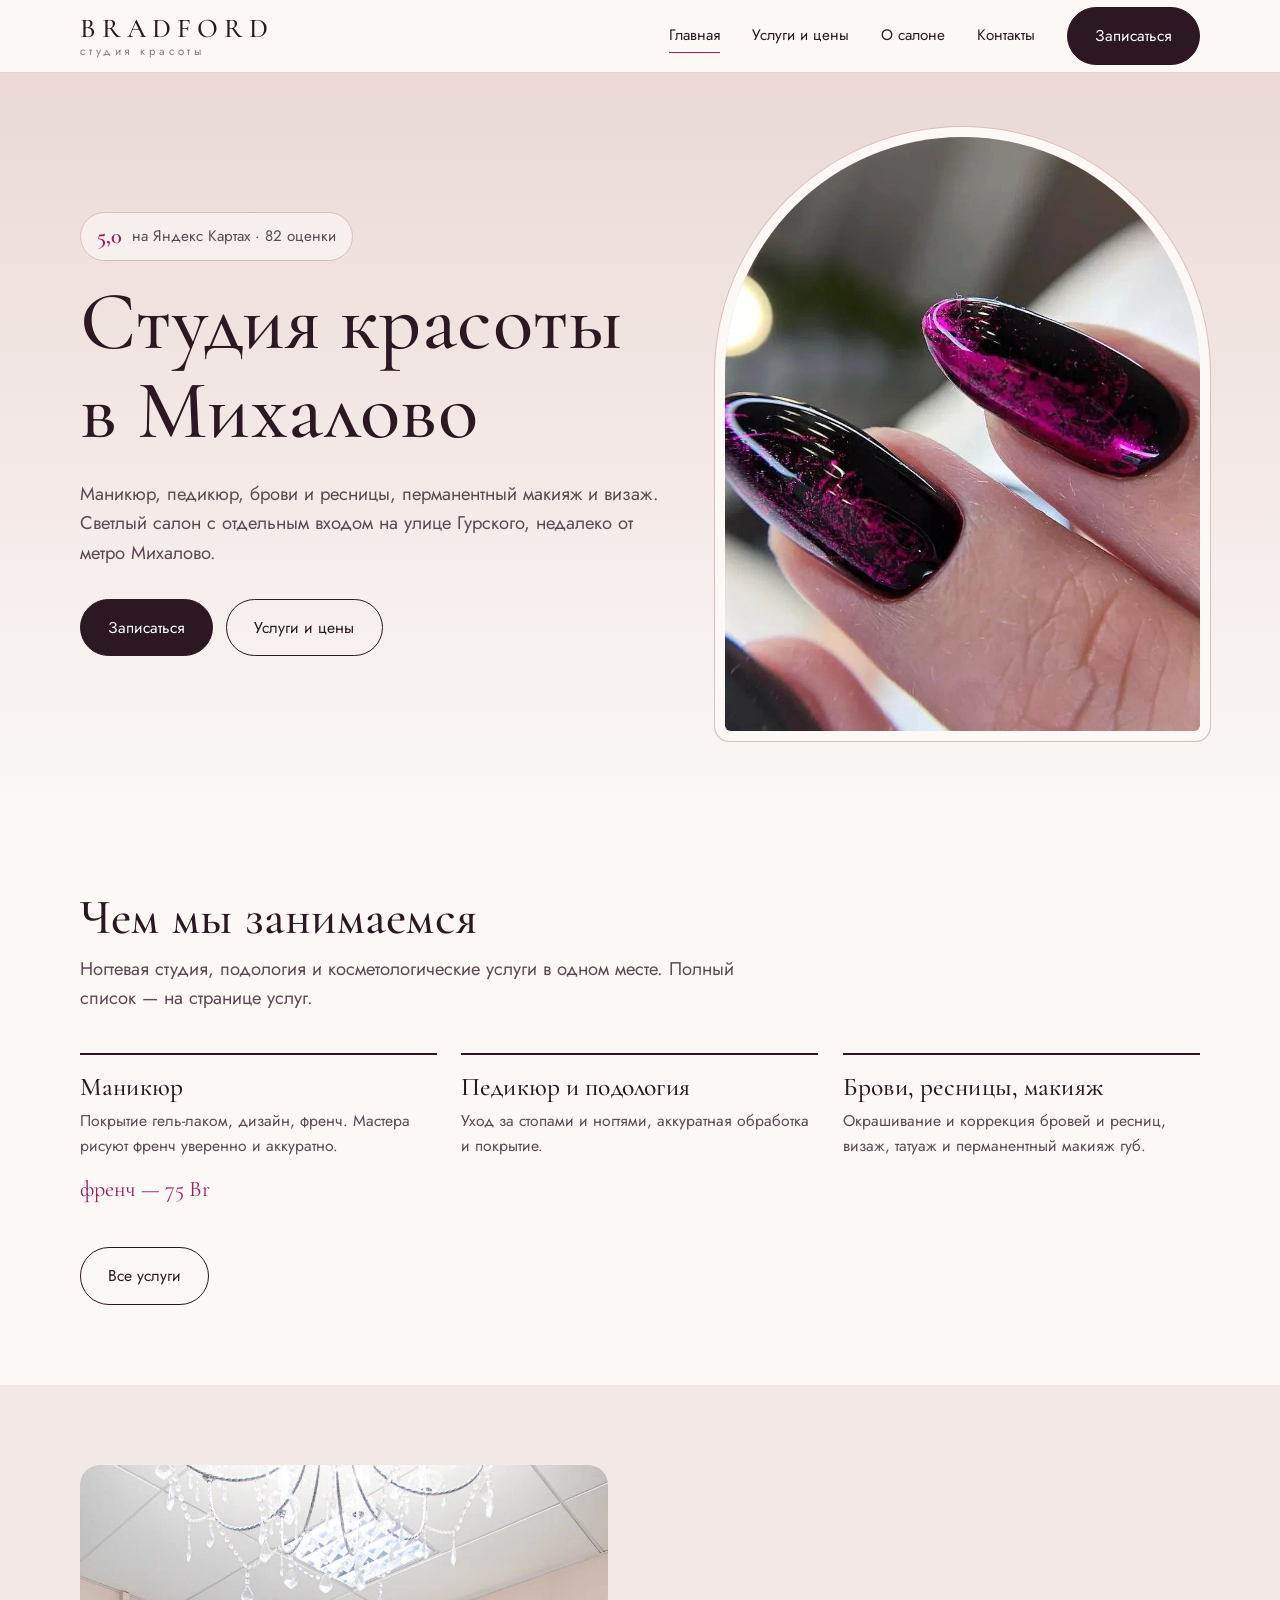
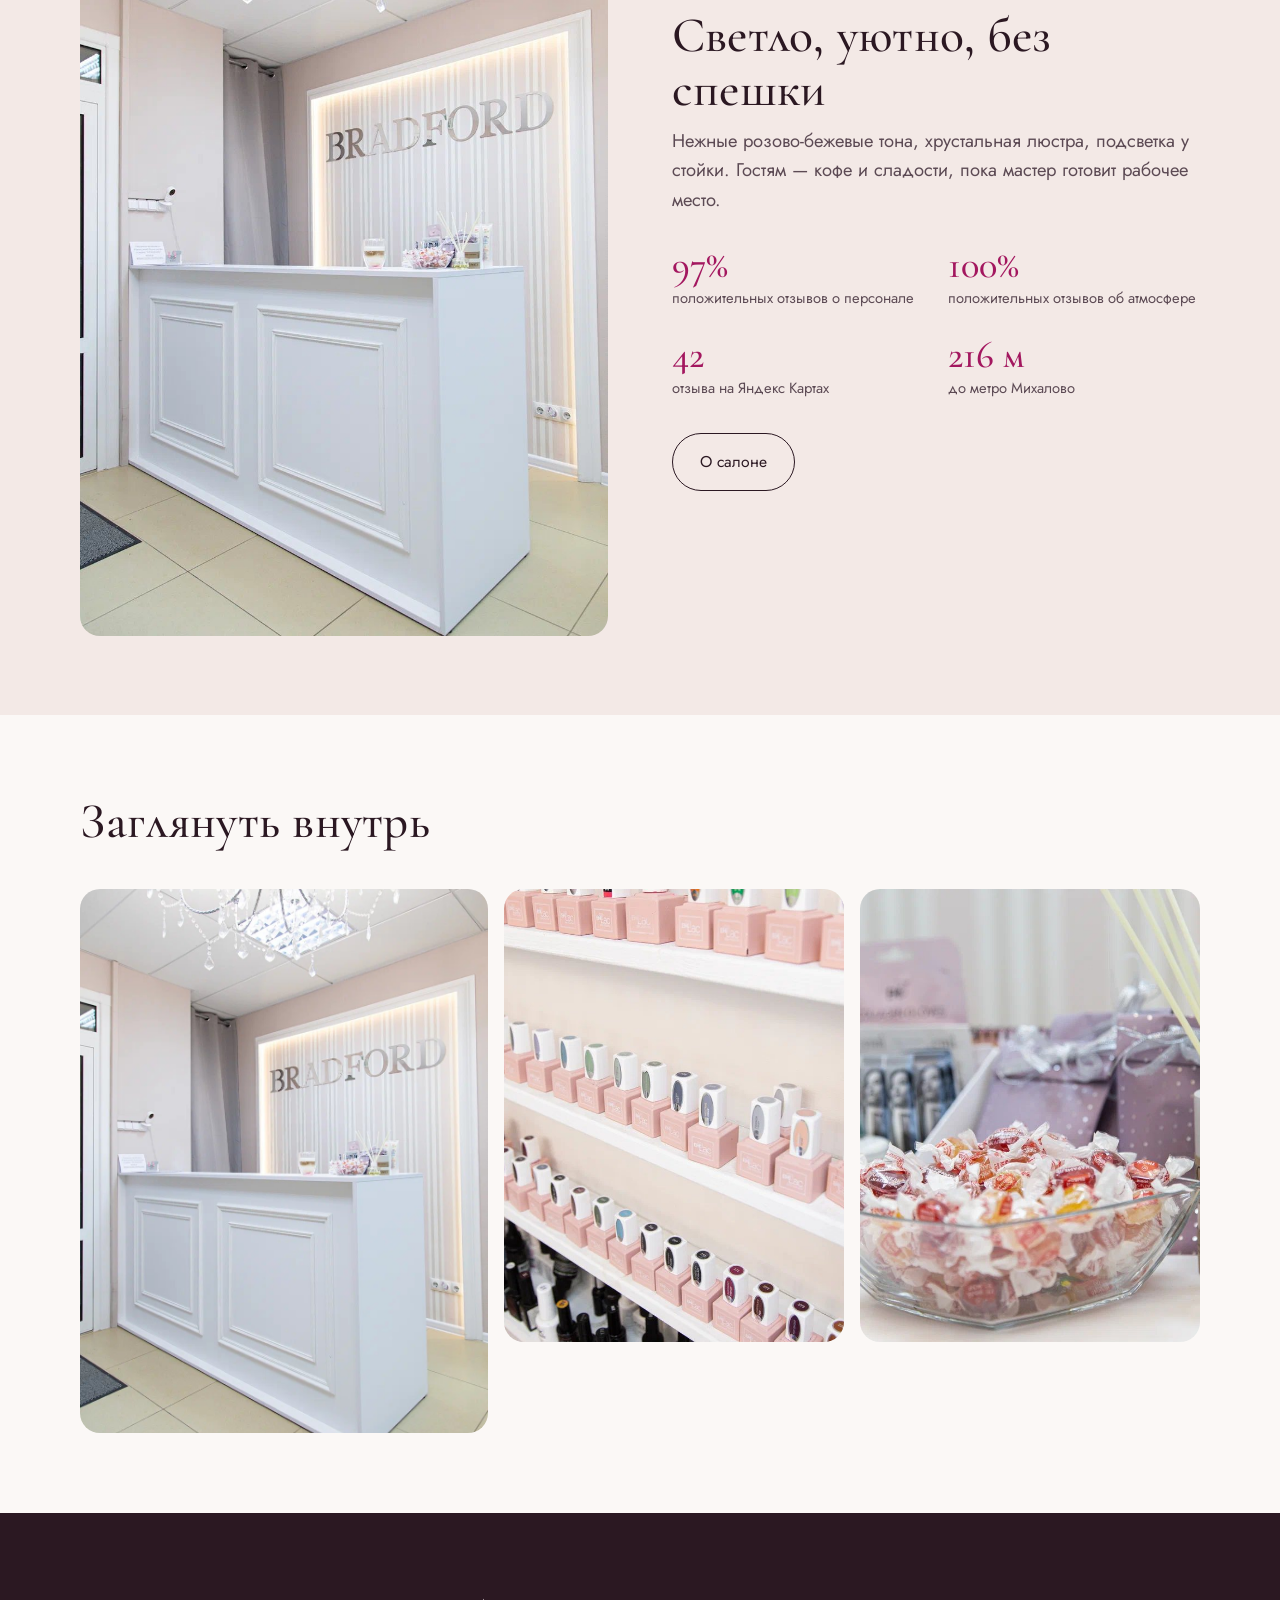
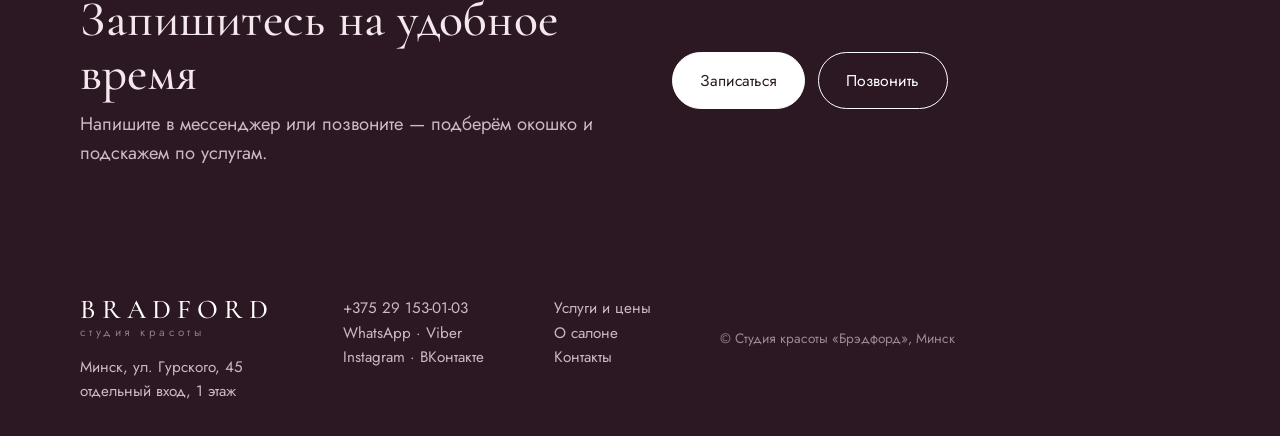
<file: index.html>
<!DOCTYPE html>
<html lang="ru"><head>
<meta charset="utf-8"><meta name="viewport" content="width=device-width,initial-scale=1">
<title>Брэдфорд — студия красоты в Минске: маникюр, педикюр, брови</title><meta name="description" content="Студия красоты Брэдфорд в Минске, ул. Гурского, 45: маникюр, педикюр, подология, брови и ресницы, татуаж, визаж. Рейтинг 5,0. Запись онлайн."><meta name="theme-color" content="#ead9d6">
<link rel="preconnect" href="https://fonts.googleapis.com"><link rel="preconnect" href="https://fonts.gstatic.com" crossorigin>
<link href="https://fonts.googleapis.com/css2?family=Cormorant+Garamond:wght@400;500;600&family=Jost:wght@300;400;500&display=swap" rel="stylesheet">
<link rel="icon" href="favicon.ico" sizes="any"><link rel="icon" type="image/png" sizes="32x32" href="favicon-32.png"><link rel="icon" type="image/png" sizes="192x192" href="favicon-192.png"><link rel="apple-touch-icon" href="apple-touch-icon.png">
<link rel="stylesheet" href="style.css">
</head><body>
<header><div class="wrap bar">
<a class="logo" href="index.html" aria-label="Брэдфорд — на главную"><b>BRADFORD</b><span>студия красоты</span></a>
<button class="burger" aria-label="Меню" aria-expanded="false">☰</button>
<nav><a href="index.html" aria-current="page">Главная</a><a href="services.html">Услуги и цены</a><a href="about.html">О салоне</a><a href="contacts.html">Контакты</a><a class="btn" href="contacts.html#book">Записаться</a></nav>
</div></header>
<main>
<div class="hero"><div class="wrap">
<div>
<span class="rating"><strong>5,0</strong> на Яндекс Картах · 82 оценки</span>
<h1>Студия красоты в&nbsp;Михалово</h1>
<p class="lead">Маникюр, педикюр, брови и ресницы, перманентный макияж и визаж. Светлый салон с отдельным входом на улице Гурского, недалеко от метро Михалово.</p>
<div class="row"><a class="btn" href="contacts.html#book">Записаться</a><a class="btn ghost" href="services.html">Услуги и цены</a></div>
</div>
<div class="arch"><img src="images/nails.jpg" alt="Маникюр: чёрный глянец с розовой фольгой" fetchpriority="high"></div>
</div></div>

<section><div class="wrap">
<h2>Чем мы занимаемся</h2>
<p class="lead">Ногтевая студия, подология и косметологические услуги в одном месте. Полный список — на странице услуг.</p>
<div class="groups">
<div class="group"><h3>Маникюр</h3><p>Покрытие гель-лаком, дизайн, френч. Мастера рисуют френч уверенно и аккуратно.</p><span class="price">френч — 75 Br</span></div>
<div class="group"><h3>Педикюр и подология</h3><p>Уход за стопами и ногтями, аккуратная обработка и покрытие.</p></div>
<div class="group"><h3>Брови, ресницы, макияж</h3><p>Окрашивание и коррекция бровей и ресниц, визаж, татуаж и перманентный макияж губ.</p></div>
</div>
<p style="margin-top:2.5rem"><a class="btn ghost" href="services.html">Все услуги</a></p>
</div></section>

<section class="alt"><div class="wrap split">
<div class="photo"><img src="images/reception.jpg" alt="Ресепшн салона Брэдфорд с подсветкой и люстрой" loading="lazy"></div>
<div>
<h2>Светло, уютно, без спешки</h2>
<p class="lead">Нежные розово-бежевые тона, хрустальная люстра, подсветка у стойки. Гостям — кофе и сладости, пока мастер готовит рабочее место.</p>
<div class="facts"><div><b>97%</b><span>положительных отзывов о персонале</span></div><div><b>100%</b><span>положительных отзывов об атмосфере</span></div><div><b>42</b><span>отзыва на Яндекс Картах</span></div><div><b>216 м</b><span>до метро Михалово</span></div></div>
<p style="margin-top:2rem"><a class="btn ghost" href="about.html">О салоне</a></p>
</div></div></section>

<section><div class="wrap"><h2>Заглянуть внутрь</h2>
<div class="gallery">
<div class="photo"><img src="images/reception.jpg" alt="Ресепшн" loading="lazy"></div>
<div class="photo"><img src="images/polish.jpg" alt="Стеллаж с гель-лаками" loading="lazy"></div>
<div class="photo"><img src="images/shop.jpg" alt="Сладости и ароматы на ресепшн" loading="lazy"></div>
</div></div></section>
<section class="dark"><div class="wrap split"><div><h2>Запишитесь на удобное время</h2><p class="lead">Напишите в мессенджер или позвоните — подберём окошко и подскажем по услугам.</p></div><div class="row"><a class="btn" style="background:#fff;color:var(--plum);border-color:#fff" href="contacts.html#book">Записаться</a><a class="btn ghost" style="color:#fff;border-color:#fff" href="tel:+375291530103">Позвонить</a></div></div></section></main>
<footer><div class="wrap">
<div><a class="logo" href="index.html"><b>BRADFORD</b><span>студия красоты</span></a><p style="margin-top:1rem">Минск, ул. Гурского, 45<br>отдельный вход, 1 этаж</p></div>
<div><p><a href="tel:+375291530103">+375 29 153-01-03</a></p><p><a href="https://wa.me/375291530103">WhatsApp</a> · <a href="https://viber.click/375291530103">Viber</a></p><p><a href="https://www.instagram.com/nails.minsk.bradford">Instagram</a> · <a href="http://vk.ru/brovochki">ВКонтакте</a></p></div>
<div><p><a href="services.html">Услуги и цены</a></p><p><a href="about.html">О салоне</a></p><p><a href="contacts.html">Контакты</a></p></div>
<p class="small">© Студия красоты «Брэдфорд», Минск</p>
</div></footer>
<script src="main.js"></script></body></html>
</file>
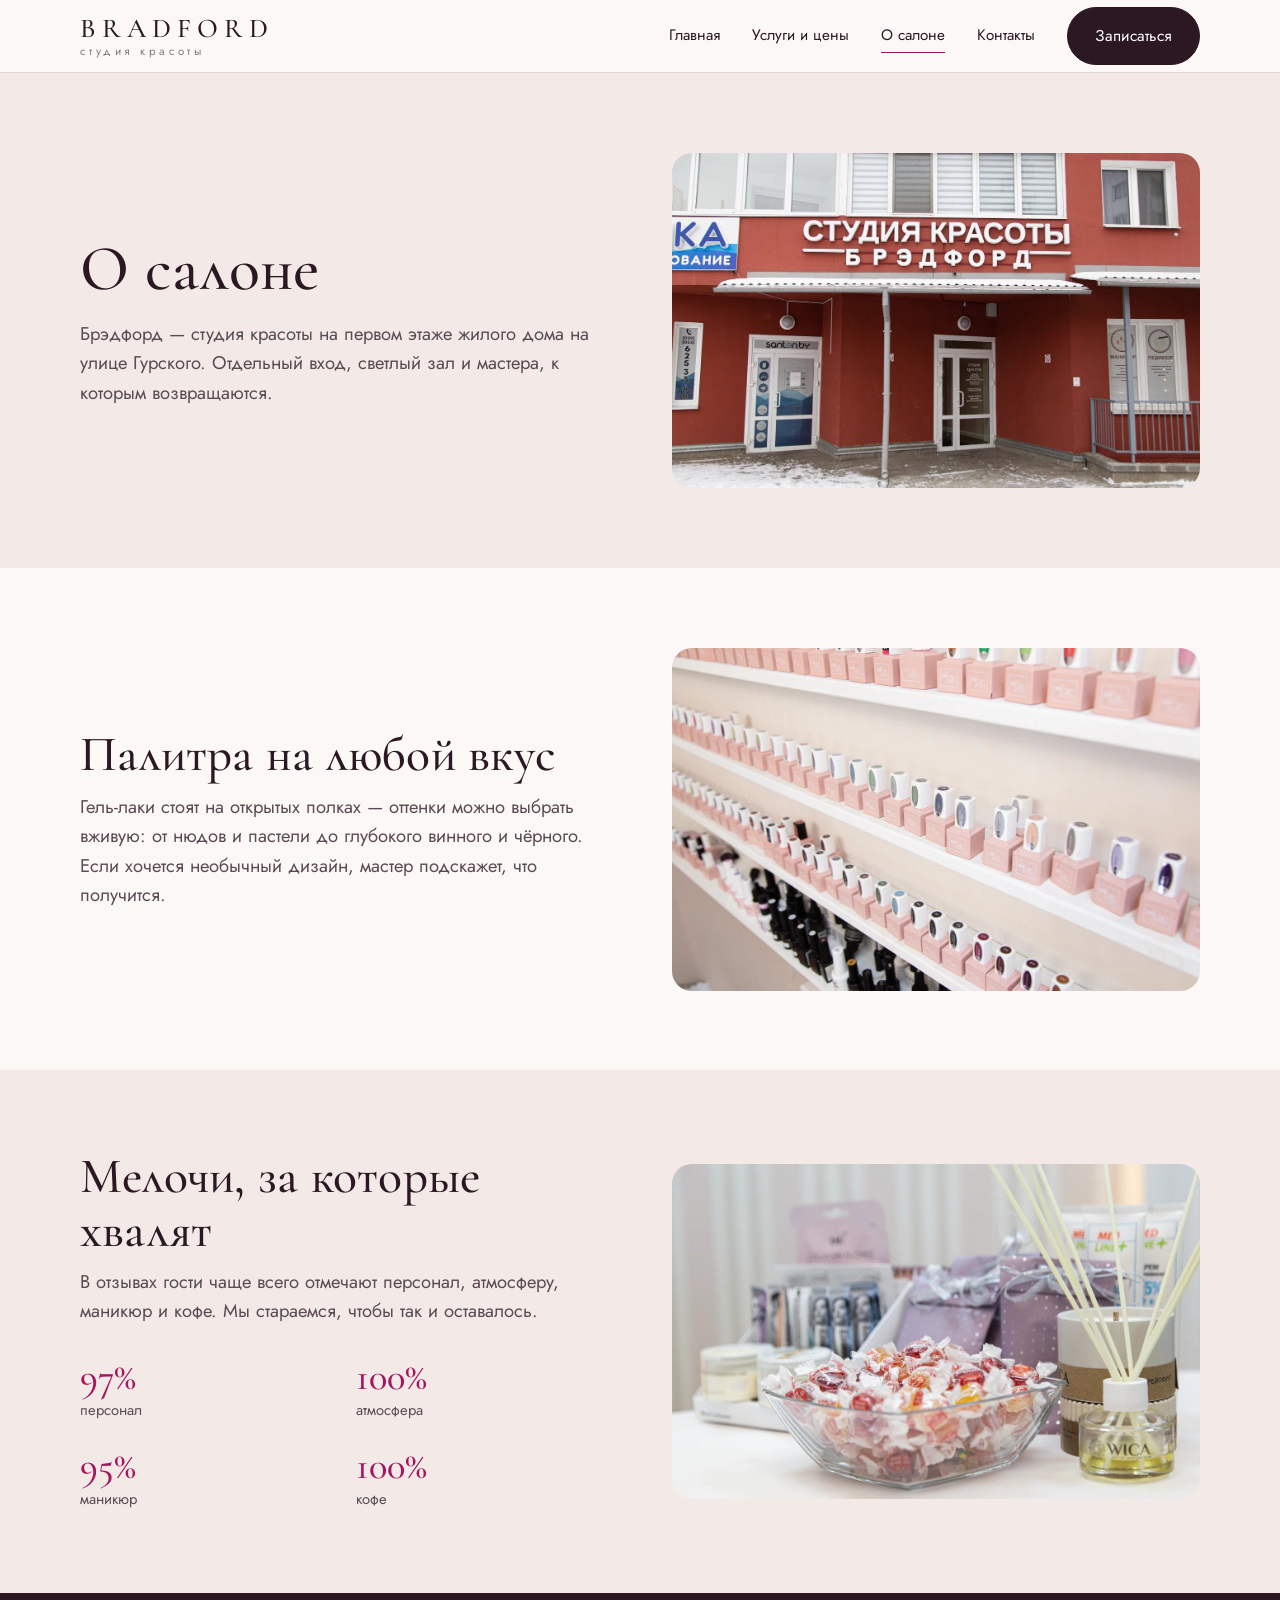
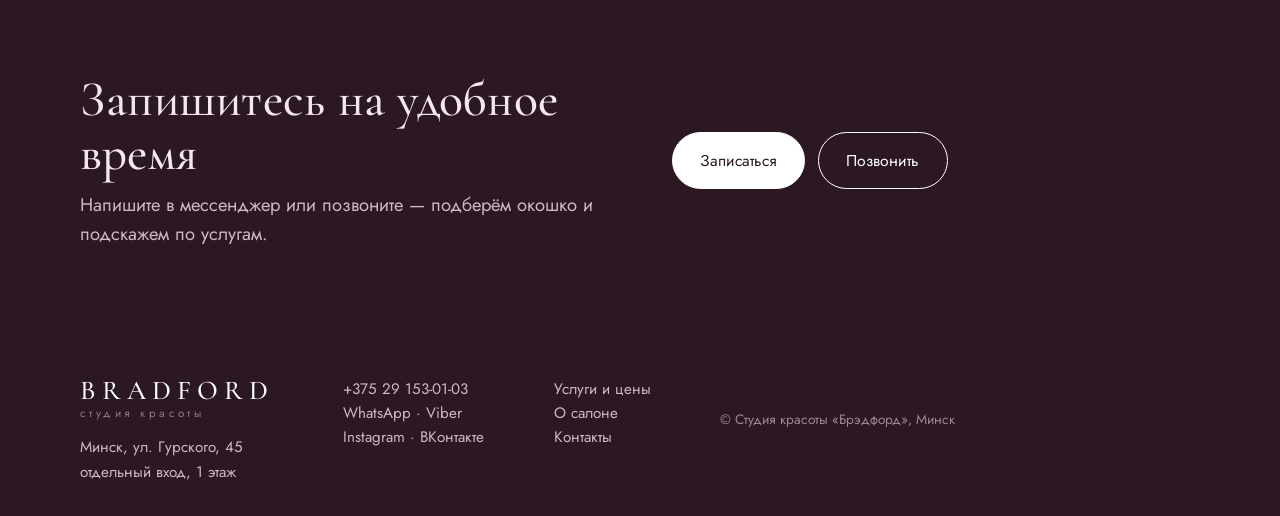
<file: about.html>
<!DOCTYPE html>
<html lang="ru"><head>
<meta charset="utf-8"><meta name="viewport" content="width=device-width,initial-scale=1">
<title>О салоне — Брэдфорд, студия красоты в Минске</title><meta name="description" content="Студия красоты Брэдфорд: светлый салон на ул. Гурского, 45 в Минске, рядом с метро Михалово."><meta name="theme-color" content="#ead9d6">
<link rel="preconnect" href="https://fonts.googleapis.com"><link rel="preconnect" href="https://fonts.gstatic.com" crossorigin>
<link href="https://fonts.googleapis.com/css2?family=Cormorant+Garamond:wght@400;500;600&family=Jost:wght@300;400;500&display=swap" rel="stylesheet">
<link rel="icon" href="favicon.ico" sizes="any"><link rel="icon" type="image/png" sizes="32x32" href="favicon-32.png"><link rel="icon" type="image/png" sizes="192x192" href="favicon-192.png"><link rel="apple-touch-icon" href="apple-touch-icon.png">
<link rel="stylesheet" href="style.css">
</head><body>
<header><div class="wrap bar">
<a class="logo" href="index.html" aria-label="Брэдфорд — на главную"><b>BRADFORD</b><span>студия красоты</span></a>
<button class="burger" aria-label="Меню" aria-expanded="false">☰</button>
<nav><a href="index.html">Главная</a><a href="services.html">Услуги и цены</a><a href="about.html" aria-current="page">О салоне</a><a href="contacts.html">Контакты</a><a class="btn" href="contacts.html#book">Записаться</a></nav>
</div></header>
<main>
<section class="alt"><div class="wrap split">
<div><h1 style="font-size:clamp(2.4rem,6vw,4rem)">О салоне</h1>
<p class="lead" style="margin-top:1rem">Брэдфорд — студия красоты на первом этаже жилого дома на улице Гурского. Отдельный вход, светлый зал и мастера, к которым возвращаются.</p></div>
<div class="photo"><img src="images/facade.jpg" alt="Вход в студию красоты Брэдфорд" loading="eager"></div>
</div></section>
<section><div class="wrap split rev">
<div class="photo"><img src="images/polish.jpg" alt="Палитра гель-лаков на стеллаже" loading="lazy"></div>
<div><h2>Палитра на любой вкус</h2>
<p class="lead">Гель-лаки стоят на открытых полках — оттенки можно выбрать вживую: от нюдов и пастели до глубокого винного и чёрного. Если хочется необычный дизайн, мастер подскажет, что получится.</p></div>
</div></section>
<section class="alt"><div class="wrap split">
<div><h2>Мелочи, за которые хвалят</h2>
<p class="lead">В отзывах гости чаще всего отмечают персонал, атмосферу, маникюр и кофе. Мы стараемся, чтобы так и оставалось.</p>
<div class="facts"><div><b>97%</b><span>персонал</span></div><div><b>100%</b><span>атмосфера</span></div><div><b>95%</b><span>маникюр</span></div><div><b>100%</b><span>кофе</span></div></div></div>
<div class="photo"><img src="images/shop.jpg" alt="Конфеты, ароматы и уходовая косметика на ресепшн" loading="lazy"></div>
</div></section>
<section class="dark"><div class="wrap split"><div><h2>Запишитесь на удобное время</h2><p class="lead">Напишите в мессенджер или позвоните — подберём окошко и подскажем по услугам.</p></div><div class="row"><a class="btn" style="background:#fff;color:var(--plum);border-color:#fff" href="contacts.html#book">Записаться</a><a class="btn ghost" style="color:#fff;border-color:#fff" href="tel:+375291530103">Позвонить</a></div></div></section></main>
<footer><div class="wrap">
<div><a class="logo" href="index.html"><b>BRADFORD</b><span>студия красоты</span></a><p style="margin-top:1rem">Минск, ул. Гурского, 45<br>отдельный вход, 1 этаж</p></div>
<div><p><a href="tel:+375291530103">+375 29 153-01-03</a></p><p><a href="https://wa.me/375291530103">WhatsApp</a> · <a href="https://viber.click/375291530103">Viber</a></p><p><a href="https://www.instagram.com/nails.minsk.bradford">Instagram</a> · <a href="http://vk.ru/brovochki">ВКонтакте</a></p></div>
<div><p><a href="services.html">Услуги и цены</a></p><p><a href="about.html">О салоне</a></p><p><a href="contacts.html">Контакты</a></p></div>
<p class="small">© Студия красоты «Брэдфорд», Минск</p>
</div></footer>
<script src="main.js"></script></body></html>
</file>
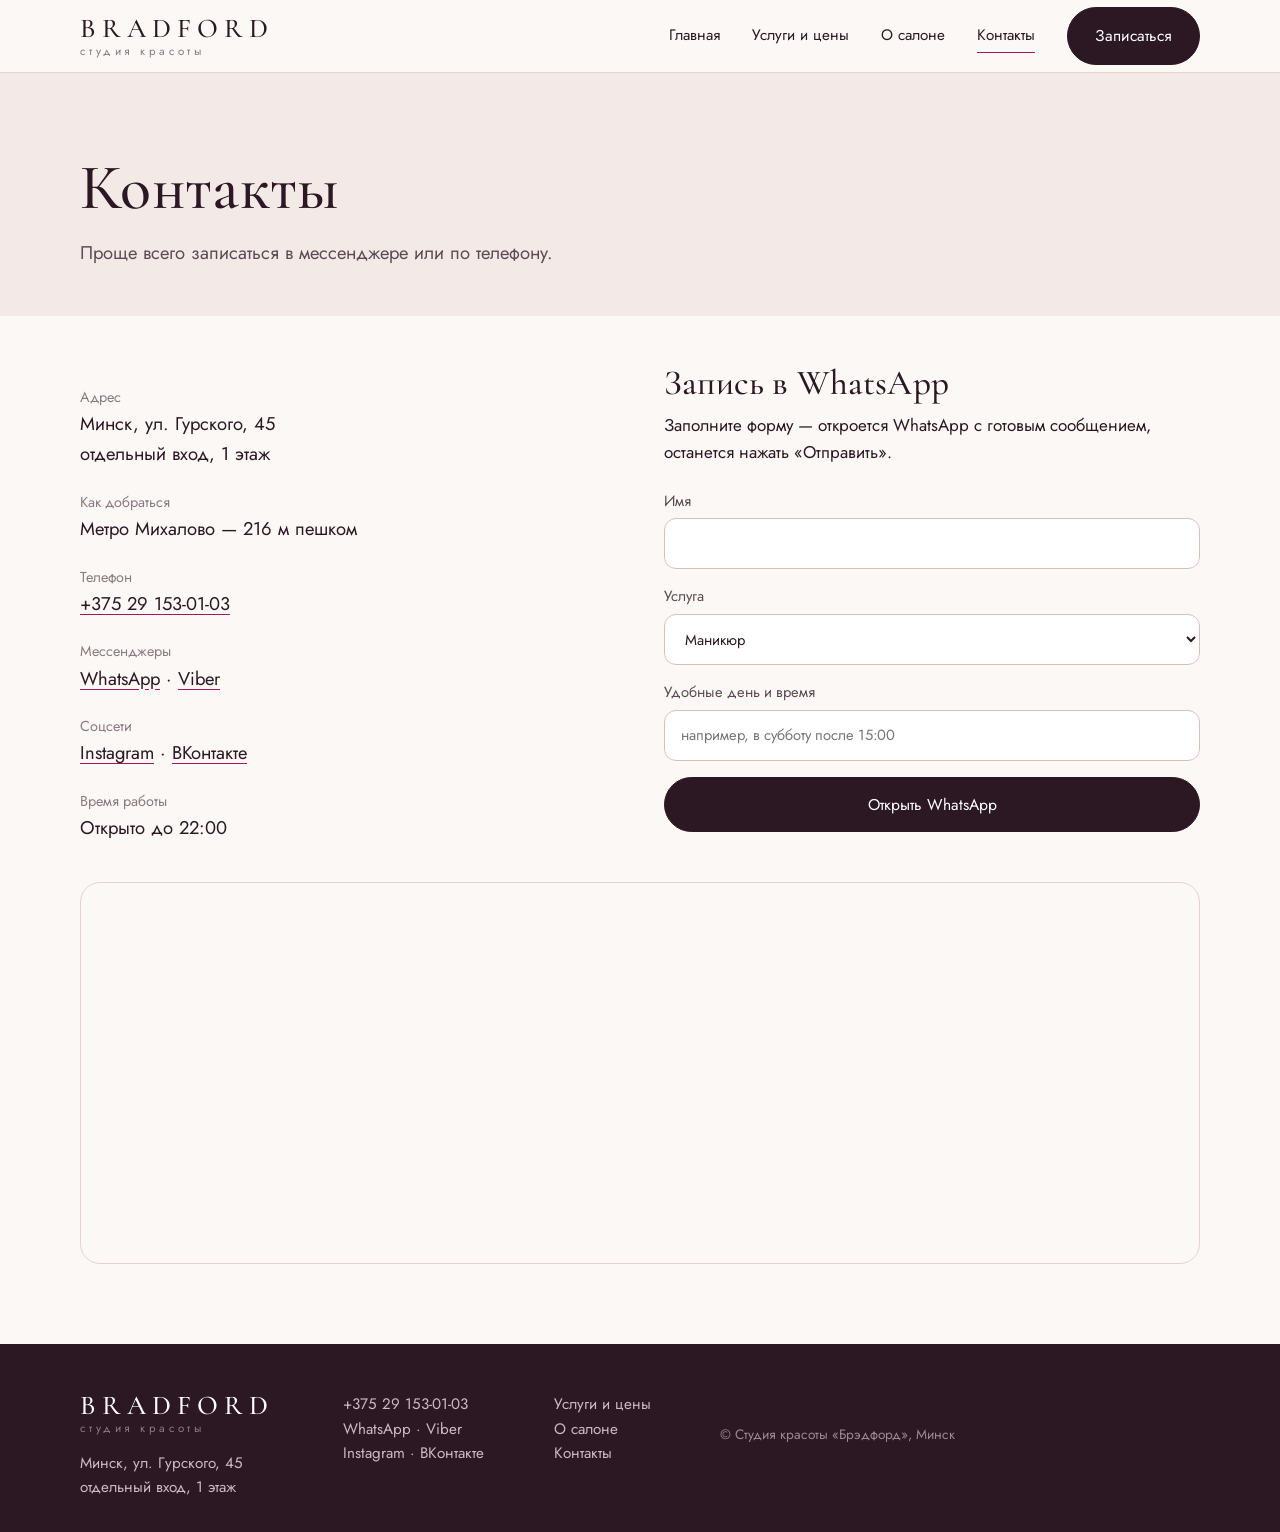
<file: contacts.html>
<!DOCTYPE html>
<html lang="ru"><head>
<meta charset="utf-8"><meta name="viewport" content="width=device-width,initial-scale=1">
<title>Контакты и запись — Брэдфорд, студия красоты в Минске</title><meta name="description" content="Минск, ул. Гурского, 45. Телефон +375 29 153-01-03. Запись в WhatsApp и Viber."><meta name="theme-color" content="#ead9d6">
<link rel="preconnect" href="https://fonts.googleapis.com"><link rel="preconnect" href="https://fonts.gstatic.com" crossorigin>
<link href="https://fonts.googleapis.com/css2?family=Cormorant+Garamond:wght@400;500;600&family=Jost:wght@300;400;500&display=swap" rel="stylesheet">
<link rel="icon" href="favicon.ico" sizes="any"><link rel="icon" type="image/png" sizes="32x32" href="favicon-32.png"><link rel="icon" type="image/png" sizes="192x192" href="favicon-192.png"><link rel="apple-touch-icon" href="apple-touch-icon.png">
<link rel="stylesheet" href="style.css">
</head><body>
<header><div class="wrap bar">
<a class="logo" href="index.html" aria-label="Брэдфорд — на главную"><b>BRADFORD</b><span>студия красоты</span></a>
<button class="burger" aria-label="Меню" aria-expanded="false">☰</button>
<nav><a href="index.html">Главная</a><a href="services.html">Услуги и цены</a><a href="about.html">О салоне</a><a href="contacts.html" aria-current="page">Контакты</a><a class="btn" href="contacts.html#book">Записаться</a></nav>
</div></header>
<main>
<section class="alt" style="padding-bottom:3rem"><div class="wrap"><h1 style="font-size:clamp(2.4rem,6vw,4rem)">Контакты</h1>
<p class="lead" style="margin-top:1rem">Проще всего записаться в мессенджере или по телефону.</p></div></section>
<section style="padding-top:3rem"><div class="wrap">
<div class="cards">
<div><dl>
<dt>Адрес</dt><dd>Минск, ул. Гурского, 45<br>отдельный вход, 1 этаж</dd>
<dt>Как добраться</dt><dd>Метро Михалово — 216 м пешком</dd>
<dt>Телефон</dt><dd><a href="tel:+375291530103">+375 29 153-01-03</a></dd>
<dt>Мессенджеры</dt><dd><a href="https://wa.me/375291530103">WhatsApp</a> · <a href="https://viber.click/375291530103">Viber</a></dd>
<dt>Соцсети</dt><dd><a href="https://www.instagram.com/nails.minsk.bradford">Instagram</a> · <a href="http://vk.ru/brovochki">ВКонтакте</a></dd>
<dt>Время работы</dt><dd>Открыто до 22:00</dd>
</dl></div>
<div><h2 style="font-size:2.2rem">Запись в WhatsApp</h2>
<p>Заполните форму — откроется WhatsApp с готовым сообщением, останется нажать «Отправить».</p>
<form id="book">
<label>Имя<input name="name" required autocomplete="name"></label>
<label>Услуга<select name="service"><option>Маникюр</option><option>Педикюр</option><option>Подология</option><option>Брови / ресницы</option><option>Татуаж / перманентный макияж</option><option>Визаж</option><option>Другое</option></select></label>
<label>Удобные день и время<input name="when" placeholder="например, в субботу после 15:00"></label>
<button class="btn" type="submit">Открыть WhatsApp</button>
</form></div>
</div>
<div class="map"><iframe title="Салон Брэдфорд на карте" loading="lazy" src="https://yandex.by/map-widget/v1/?ll=27.496740%2C53.878638&z=17&pt=27.496740,53.878638,pm2rdm"></iframe></div>
</div></section></main>
<footer><div class="wrap">
<div><a class="logo" href="index.html"><b>BRADFORD</b><span>студия красоты</span></a><p style="margin-top:1rem">Минск, ул. Гурского, 45<br>отдельный вход, 1 этаж</p></div>
<div><p><a href="tel:+375291530103">+375 29 153-01-03</a></p><p><a href="https://wa.me/375291530103">WhatsApp</a> · <a href="https://viber.click/375291530103">Viber</a></p><p><a href="https://www.instagram.com/nails.minsk.bradford">Instagram</a> · <a href="http://vk.ru/brovochki">ВКонтакте</a></p></div>
<div><p><a href="services.html">Услуги и цены</a></p><p><a href="about.html">О салоне</a></p><p><a href="contacts.html">Контакты</a></p></div>
<p class="small">© Студия красоты «Брэдфорд», Минск</p>
</div></footer>
<script src="main.js"></script></body></html>
</file>
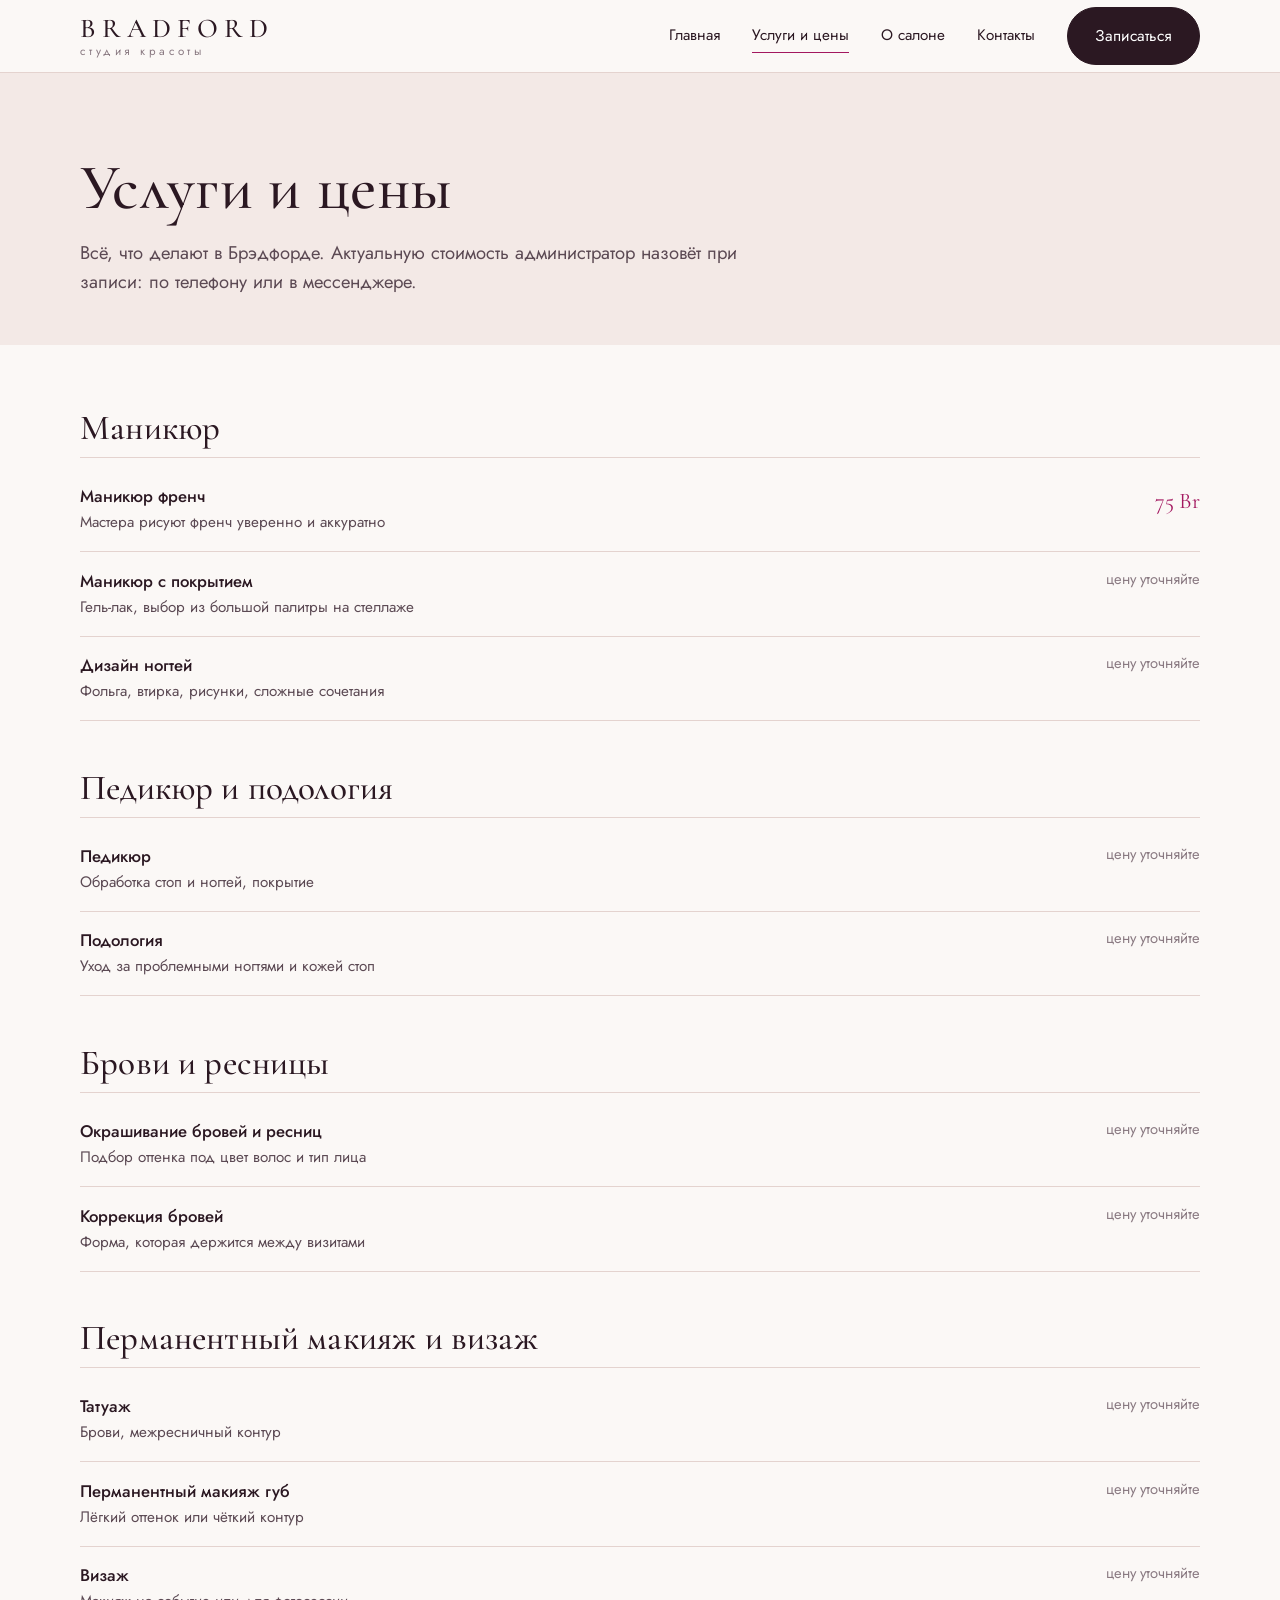
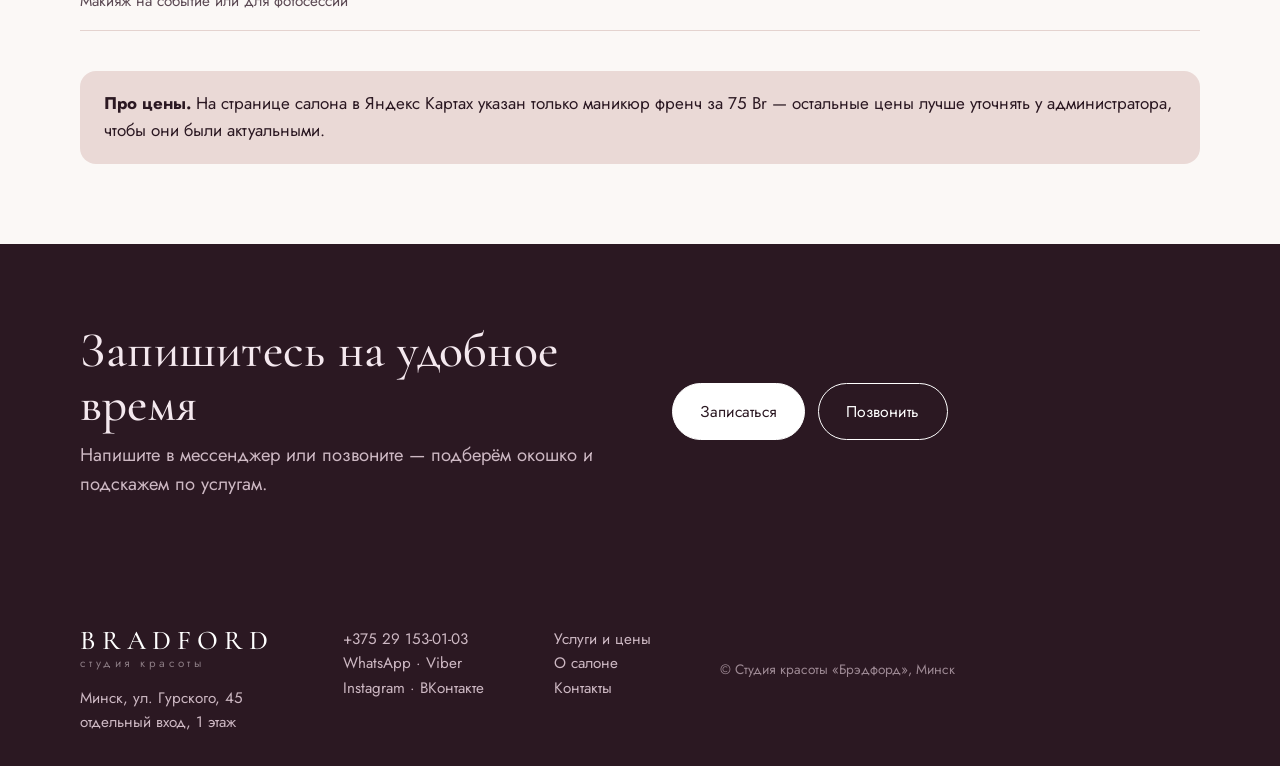
<file: services.html>
<!DOCTYPE html>
<html lang="ru"><head>
<meta charset="utf-8"><meta name="viewport" content="width=device-width,initial-scale=1">
<title>Услуги и цены — Брэдфорд, студия красоты в Минске</title><meta name="description" content="Маникюр, педикюр, подология, брови и ресницы, татуаж, визаж. Студия красоты Брэдфорд, Минск, ул. Гурского, 45."><meta name="theme-color" content="#ead9d6">
<link rel="preconnect" href="https://fonts.googleapis.com"><link rel="preconnect" href="https://fonts.gstatic.com" crossorigin>
<link href="https://fonts.googleapis.com/css2?family=Cormorant+Garamond:wght@400;500;600&family=Jost:wght@300;400;500&display=swap" rel="stylesheet">
<link rel="icon" href="favicon.ico" sizes="any"><link rel="icon" type="image/png" sizes="32x32" href="favicon-32.png"><link rel="icon" type="image/png" sizes="192x192" href="favicon-192.png"><link rel="apple-touch-icon" href="apple-touch-icon.png">
<link rel="stylesheet" href="style.css">
</head><body>
<header><div class="wrap bar">
<a class="logo" href="index.html" aria-label="Брэдфорд — на главную"><b>BRADFORD</b><span>студия красоты</span></a>
<button class="burger" aria-label="Меню" aria-expanded="false">☰</button>
<nav><a href="index.html">Главная</a><a href="services.html" aria-current="page">Услуги и цены</a><a href="about.html">О салоне</a><a href="contacts.html">Контакты</a><a class="btn" href="contacts.html#book">Записаться</a></nav>
</div></header>
<main>
<section class="alt" style="padding-bottom:3rem"><div class="wrap"><h1 style="font-size:clamp(2.4rem,6vw,4rem)">Услуги и цены</h1>
<p class="lead" style="margin-top:1rem">Всё, что делают в Брэдфорде. Актуальную стоимость администратор назовёт при записи: по телефону или в мессенджере.</p></div></section>
<section style="padding-top:1rem"><div class="wrap">
<div class="pricegroup"><h2>Маникюр</h2>
<div class="item"><div><strong>Маникюр френч</strong><p>Мастера рисуют френч уверенно и аккуратно</p></div><span class="pr">75 Br</span></div>
<div class="item"><div><strong>Маникюр с покрытием</strong><p>Гель-лак, выбор из большой палитры на стеллаже</p></div><span class="pr ask">цену уточняйте</span></div>
<div class="item"><div><strong>Дизайн ногтей</strong><p>Фольга, втирка, рисунки, сложные сочетания</p></div><span class="pr ask">цену уточняйте</span></div>
</div>
<div class="pricegroup"><h2>Педикюр и подология</h2>
<div class="item"><div><strong>Педикюр</strong><p>Обработка стоп и ногтей, покрытие</p></div><span class="pr ask">цену уточняйте</span></div>
<div class="item"><div><strong>Подология</strong><p>Уход за проблемными ногтями и кожей стоп</p></div><span class="pr ask">цену уточняйте</span></div>
</div>
<div class="pricegroup"><h2>Брови и ресницы</h2>
<div class="item"><div><strong>Окрашивание бровей и ресниц</strong><p>Подбор оттенка под цвет волос и тип лица</p></div><span class="pr ask">цену уточняйте</span></div>
<div class="item"><div><strong>Коррекция бровей</strong><p>Форма, которая держится между визитами</p></div><span class="pr ask">цену уточняйте</span></div>
</div>
<div class="pricegroup"><h2>Перманентный макияж и визаж</h2>
<div class="item"><div><strong>Татуаж</strong><p>Брови, межресничный контур</p></div><span class="pr ask">цену уточняйте</span></div>
<div class="item"><div><strong>Перманентный макияж губ</strong><p>Лёгкий оттенок или чёткий контур</p></div><span class="pr ask">цену уточняйте</span></div>
<div class="item"><div><strong>Визаж</strong><p>Макияж на событие или для фотосессии</p></div><span class="pr ask">цену уточняйте</span></div>
</div>
<div class="note"><strong>Про цены.</strong> На странице салона в Яндекс Картах указан только маникюр френч за 75 Br — остальные цены лучше уточнять у администратора, чтобы они были актуальными.</div>
</div></section>
<section class="dark"><div class="wrap split"><div><h2>Запишитесь на удобное время</h2><p class="lead">Напишите в мессенджер или позвоните — подберём окошко и подскажем по услугам.</p></div><div class="row"><a class="btn" style="background:#fff;color:var(--plum);border-color:#fff" href="contacts.html#book">Записаться</a><a class="btn ghost" style="color:#fff;border-color:#fff" href="tel:+375291530103">Позвонить</a></div></div></section></main>
<footer><div class="wrap">
<div><a class="logo" href="index.html"><b>BRADFORD</b><span>студия красоты</span></a><p style="margin-top:1rem">Минск, ул. Гурского, 45<br>отдельный вход, 1 этаж</p></div>
<div><p><a href="tel:+375291530103">+375 29 153-01-03</a></p><p><a href="https://wa.me/375291530103">WhatsApp</a> · <a href="https://viber.click/375291530103">Viber</a></p><p><a href="https://www.instagram.com/nails.minsk.bradford">Instagram</a> · <a href="http://vk.ru/brovochki">ВКонтакте</a></p></div>
<div><p><a href="services.html">Услуги и цены</a></p><p><a href="about.html">О салоне</a></p><p><a href="contacts.html">Контакты</a></p></div>
<p class="small">© Студия красоты «Брэдфорд», Минск</p>
</div></footer>
<script src="main.js"></script></body></html>
</file>
<file: style.css>
:root{
  --rose:#ead9d6; --rose-d:#d9bfba; --ivory:#fbf8f6; --mauve:#8a7a82; --plum:#2b1822; --magenta:#a3175f; --line:#e4d3cf;
  --serif:'Cormorant Garamond',Georgia,serif; --sans:'Jost',system-ui,sans-serif;
}
*{box-sizing:border-box;margin:0;padding:0}
html{scroll-behavior:smooth}
body{font-family:var(--sans);background:var(--ivory);color:var(--plum);line-height:1.6;font-size:17px;-webkit-font-smoothing:antialiased}
img{max-width:100%;display:block}
a{color:inherit}
:focus-visible{outline:2px solid var(--magenta);outline-offset:3px}
.wrap{width:min(1120px,92%);margin:0 auto}
h1,h2,h3{font-family:var(--serif);font-weight:500;line-height:1.08;letter-spacing:.005em}
h1{font-size:clamp(2.8rem,7vw,5.2rem)}
h2{font-size:clamp(2rem,4.5vw,3.1rem);margin-bottom:.6rem}
h3{font-size:1.6rem}
p{max-width:60ch}
.lead{font-size:1.15rem;color:#5c4a54}

/* header */
header{position:sticky;top:0;z-index:20;background:rgba(251,248,246,.92);backdrop-filter:blur(10px);border-bottom:1px solid var(--line)}
.bar{display:flex;align-items:center;justify-content:space-between;height:72px}
.logo{text-decoration:none;display:flex;flex-direction:column;line-height:1}
.logo b{font-family:var(--serif);font-weight:500;font-size:1.7rem;letter-spacing:.22em}
.logo span{font-size:.72rem;letter-spacing:.3em;color:var(--mauve);margin-top:4px}
nav{display:flex;gap:2rem;align-items:center}
nav a{text-decoration:none;font-size:.95rem;padding:.3rem 0;border-bottom:1px solid transparent}
nav a:hover,nav a[aria-current]{border-color:var(--magenta)}
.burger{display:none;background:none;border:1px solid var(--line);border-radius:8px;width:44px;height:44px;font-size:1.3rem;cursor:pointer;color:var(--plum)}
.btn{display:inline-block;text-decoration:none;background:var(--plum);color:#fff;padding:.95rem 1.7rem;border-radius:999px;font-size:.98rem;border:1px solid var(--plum);cursor:pointer;font-family:inherit;transition:background .2s,color .2s}
.btn:hover{background:var(--magenta);border-color:var(--magenta)}
.btn.ghost{background:transparent;color:var(--plum)}
.btn.ghost:hover{background:var(--plum);color:#fff;border-color:var(--plum)}
.row{display:flex;gap:.8rem;flex-wrap:wrap}

/* hero */
.hero{padding:4rem 0 5rem;background:linear-gradient(180deg,var(--rose) 0,var(--ivory) 100%)}
.hero .wrap{display:grid;grid-template-columns:1.1fr .9fr;gap:4rem;align-items:center}
.hero h1{margin:1rem 0 1.4rem}
.hero .lead{margin-bottom:2rem}
.rating{display:inline-flex;gap:.6rem;align-items:center;font-size:.95rem;color:#5c4a54;border:1px solid var(--rose-d);border-radius:999px;padding:.35rem 1rem;background:rgba(255,255,255,.5)}
.rating strong{font-family:var(--serif);font-size:1.4rem;color:var(--magenta);font-weight:600}
.arch{border-radius:999px 999px 24px 24px;overflow:hidden;aspect-ratio:4/5;box-shadow:0 0 0 10px var(--ivory),0 0 0 11px var(--rose-d);animation:rise 1s ease both}
.arch img{width:100%;height:100%;object-fit:cover}
@keyframes rise{from{opacity:0;transform:translateY(24px)}to{opacity:1;transform:none}}
@media(prefers-reduced-motion:reduce){.arch{animation:none}html{scroll-behavior:auto}}

section{padding:5rem 0}
.alt{background:#f3e9e6}
.dark{background:var(--plum);color:#f4e8ee}
.dark .lead{color:#cdb8c3}

/* service groups */
.groups{display:grid;grid-template-columns:repeat(3,1fr);gap:1.5rem;margin-top:2.5rem}
.group{border-top:2px solid var(--plum);padding-top:1.1rem}
.group h3{margin-bottom:.5rem}
.group p{font-size:.98rem;color:#5c4a54}
.group .price{display:block;margin-top:.8rem;font-family:var(--serif);font-size:1.4rem;color:var(--magenta)}

/* split */
.split{display:grid;grid-template-columns:1fr 1fr;gap:4rem;align-items:center}
.split.rev>:first-child{order:2}
.photo{border-radius:20px;overflow:hidden}
.photo img{width:100%;height:100%;object-fit:cover}
.facts{display:grid;grid-template-columns:1fr 1fr;gap:1.5rem;margin-top:2rem}
.facts b{display:block;font-family:var(--serif);font-size:2.4rem;color:var(--magenta);line-height:1;font-weight:500}
.facts span{font-size:.92rem;color:#5c4a54}
.dark .facts b{color:#ff8fc4}.dark .facts span{color:#cdb8c3}

.gallery{display:grid;grid-template-columns:1.2fr 1fr 1fr;gap:1rem;margin-top:2.5rem}
.gallery .photo{aspect-ratio:3/4}

/* price table */
.pricegroup{margin-top:3rem}
.pricegroup h2{font-size:2.2rem;border-bottom:1px solid var(--line);padding-bottom:.6rem}
.item{display:flex;justify-content:space-between;gap:1.5rem;padding:1rem 0;border-bottom:1px solid var(--line)}
.item p{font-size:.95rem;color:#5c4a54}
.item strong{font-weight:500;font-size:1.05rem}
.item .pr{font-family:var(--serif);font-size:1.4rem;color:var(--magenta);white-space:nowrap}
.item .pr.ask{font-family:var(--sans);font-size:.92rem;color:var(--mauve)}
.note{margin-top:2.5rem;background:var(--rose);border-radius:16px;padding:1.2rem 1.5rem}

/* contacts */
.cards{display:grid;grid-template-columns:1fr 1fr;gap:3rem}
dl dt{font-size:.9rem;color:var(--mauve);margin-top:1.4rem}
dl dd{font-size:1.15rem}
dl a{text-decoration-color:var(--magenta);text-underline-offset:4px}
form{display:grid;gap:1rem;margin-top:1.5rem}
label{font-size:.92rem;color:#5c4a54;display:grid;gap:.3rem}
input,select,textarea{font:inherit;padding:.8rem 1rem;border:1px solid var(--rose-d);border-radius:12px;background:#fff;color:var(--plum)}
textarea{min-height:90px;resize:vertical}
.map{border-radius:20px;overflow:hidden;border:1px solid var(--line);margin-top:2.5rem}
.map iframe{width:100%;height:380px;border:0;display:block}

footer{background:var(--plum);color:#cdb8c3;padding:3rem 0 2rem;font-size:.95rem}
footer .wrap{display:flex;justify-content:space-between;gap:2rem;flex-wrap:wrap}
footer a{text-decoration:none}footer a:hover{color:#fff}
footer .logo b{color:#fff}
.small{font-size:.85rem;margin-top:2rem;opacity:.7;width:100%}

@media(max-width:860px){
  .hero .wrap,.split,.cards{grid-template-columns:1fr;gap:2.2rem}
  .split.rev>:first-child{order:0}
  .groups{grid-template-columns:1fr}
  .gallery{grid-template-columns:1fr 1fr}.gallery .photo:first-child{grid-column:1/-1;aspect-ratio:16/10}
  .arch{max-width:420px;margin:0 auto}
  .burger{display:block}
  nav{display:none;position:absolute;top:72px;left:0;right:0;background:var(--ivory);flex-direction:column;align-items:flex-start;padding:1.2rem 4%;border-bottom:1px solid var(--line);gap:1rem}
  nav.open{display:flex}
  section{padding:3.5rem 0}
}

/* плавное появление при прокрутке */
.reveal{opacity:0;transform:translateY(28px);transition:opacity .9s cubic-bezier(.22,.61,.36,1),transform .9s cubic-bezier(.22,.61,.36,1);will-change:opacity,transform}
.reveal.in{opacity:1;transform:none}
@media(prefers-reduced-motion:reduce){.reveal{opacity:1;transform:none;transition:none}}
</file>
